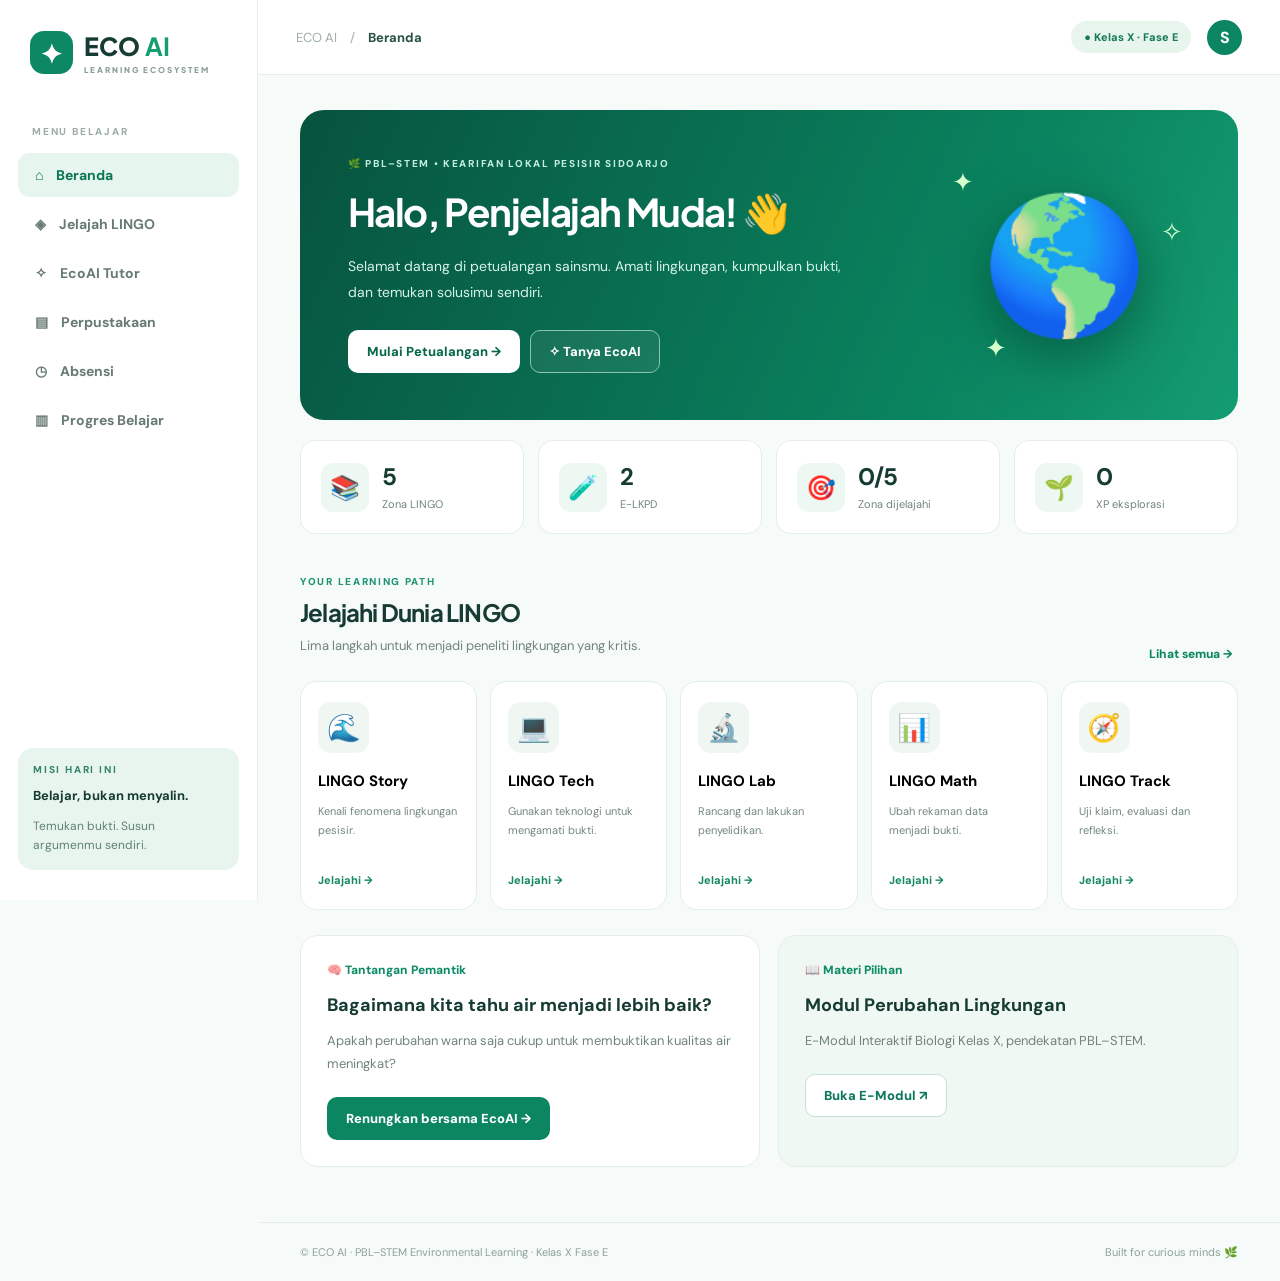
<file: index.html>
<!doctype html><html lang="id"><head><meta charset="utf-8"><meta name="viewport" content="width=device-width,initial-scale=1"><meta name="theme-color" content="#075b48"><title>ECO AI | PBL-STEM Learning</title><style>
@import url('https://fonts.googleapis.com/css2?family=DM+Sans:wght@400;500;600;700;800&family=Plus+Jakarta+Sans:wght@400;500;600;700;800&display=swap');:root{--ink:#163b32;--muted:#71847f;--green:#0b785b;--line:#e5eee9;--bg:#f6faf8;--soft:#edf7f2}*{box-sizing:border-box}body{margin:0;background:var(--bg);color:var(--ink);font-family:'DM Sans',Arial,sans-serif}button,input,select{font:inherit}button{cursor:pointer}a{text-decoration:none;color:inherit}.app{display:flex;min-height:100vh}.sidebar{width:258px;position:sticky;top:0;height:100vh;flex-shrink:0;background:#fff;border-right:1px solid var(--line);padding:30px 18px;display:flex;flex-direction:column;z-index:5}.brand{display:flex;align-items:center;gap:11px;font-family:'Plus Jakarta Sans',sans-serif;font-size:25px;font-weight:800;padding:0 12px}.brand b{color:#159d70}.brand small{display:block;letter-spacing:2px;color:#879d94;font-size:8px;margin-top:3px}.brandicon{display:grid;place-items:center;background:#0d8864;color:white;border-radius:14px;width:43px;height:43px;font-size:27px}.sidetitle,.tinylabel{font-size:10px;font-weight:800;letter-spacing:1.8px;color:#9bada6;margin:50px 14px 15px}nav{display:grid;gap:5px}.navitem{border:0;background:transparent;text-align:left;padding:13px 17px;color:#677b73;border-radius:12px;font-weight:700;font-size:14px;display:flex;align-items:center;gap:13px}.navitem.active,.navitem:hover{background:#e6f5ed;color:#087652}.sidebottom{margin-top:auto;background:#e8f5ee;border-radius:15px;padding:15px}.sidebottom .tinylabel{margin:0 0 8px;color:#348469}.sidebottom strong{font-size:13px}.sidebottom p{font-size:12px;color:#608276;line-height:1.6;margin-bottom:0}.main{min-width:0;flex:1}.topbar{height:75px;border-bottom:1px solid var(--line);background:#fff;display:flex;align-items:center;justify-content:space-between;padding:0 38px}.crumb{font-size:13px;color:#9eaea6}.crumb b{color:#275144}.crumb span{margin:0 10px}.topright{display:flex;align-items:center;gap:16px}.pill{font-size:11px;font-weight:800;background:#e8f5ed;color:#187b58;padding:9px 13px;border-radius:50px}.profile{border:0;border-radius:50%;background:#0c8562;color:white;width:35px;height:35px;font-weight:800}.iconbtn{display:none;border:0;background:transparent;font-size:21px}.content{max-width:1400px;margin:auto;padding:35px 42px 55px}.page{display:none}.page.active{display:block}.hero{background:linear-gradient(115deg,#07533f,#0a8560 72%,#159c72);border-radius:24px;min-height:310px;color:white;display:flex;align-items:center;justify-content:space-between;overflow:hidden;position:relative;padding:42px 48px}.heroText{position:relative;z-index:1;max-width:630px}.eyebrow,.overline{font-size:10px;font-weight:800;letter-spacing:1.7px}.eyebrow{color:#c2efdc}.hero h1{font-family:'Plus Jakarta Sans',sans-serif;font-size:clamp(28px,3vw,42px);letter-spacing:-1.6px;margin:17px 0}.hero p{color:#d6f3e5;max-width:520px;line-height:1.8;font-size:14px}.herobuttons{display:flex;gap:10px;margin-top:25px}.btn{border-radius:10px;padding:12px 18px;font-size:13px;font-weight:800;display:inline-flex;justify-content:center;align-items:center;border:1px solid transparent;transition:transform .2s,box-shadow .2s}.btn:hover{transform:translateY(-2px);box-shadow:0 5px 14px #0002}.btn.white{background:#fff;color:#07674b}.btn.ghost{border-color:#8ac4ad;color:#fff;background:#ffffff10}.btn.primary{background:#0b8661;color:#fff}.btn.outline{border-color:#c4e3d4;color:#0b785b;background:#fff}.heroArt{width:250px;height:220px;display:grid;place-items:center;position:relative}.orb{font-size:133px;filter:drop-shadow(0 16px 28px #00372888);animation:float 5s ease-in-out infinite}.spark{position:absolute;color:#d6ffce;font-size:26px;animation:twinkle 2s ease-in-out infinite}.s1{top:10px;left:12px}.s2{right:7px;top:60px}.s3{bottom:10px;left:45px}@keyframes float{50%{transform:translateY(-11px) rotate(4deg)}}@keyframes twinkle{50%{opacity:.35;transform:scale(.6)}}.stats{display:grid;grid-template-columns:repeat(4,1fr);gap:14px;margin:20px 0 35px}.stat{background:white;border:1px solid var(--line);border-radius:15px;padding:20px;display:flex;align-items:center;gap:13px}.stat>span{font-size:24px;background:#eef8f2;border-radius:12px;padding:9px}.stat b{font-size:24px;display:block}.stat small{font-size:11px;color:var(--muted)}.sectionheading{display:flex;align-items:end;justify-content:space-between;margin:26px 0 18px}.overline{color:#1c9471}.sectionheading h2,.pageintro h1{font-family:'Plus Jakarta Sans',sans-serif;letter-spacing:-.8px;margin:7px 0}.sectionheading p,.pageintro p{color:var(--muted);font-size:13px;line-height:1.8;margin:6px 0}.textlink{border:0;background:transparent;color:#07865f;font-size:12px;font-weight:800}.lingogrid{display:grid;grid-template-columns:repeat(5,minmax(0,1fr));gap:13px}.lingocard{border:1px solid var(--line);background:white;border-radius:17px;padding:20px 17px;text-align:left;transition:transform .2s,border-color .2s;min-width:0}.lingocard:hover{transform:translateY(-5px);border-color:#86c9a7}.lingocard .emoji{font-size:27px;background:#f0f7f2;border-radius:13px;width:51px;height:51px;display:grid;place-items:center}.lingocard h3{margin:18px 0 8px;font-size:15px}.lingocard p{font-size:11px;line-height:1.7;color:#738780;min-height:55px}.lingocard .go{color:#168963;font-weight:800;font-size:11px}.twocol{display:grid;grid-template-columns:1fr 1fr;gap:18px;margin-top:25px}.panel{border:1px solid var(--line);border-radius:18px;background:white;padding:26px}.paneltitle{font-size:12px;font-weight:800;color:#0d8b64}.panel h3{margin:15px 0 9px;font-size:18px}.panel p{font-size:13px;line-height:1.75;color:#70847a}.panel .btn{margin-top:8px}.resource{background:#f0f8f4}.pageintro{margin-bottom:26px}.journeygrid{display:grid;grid-template-columns:repeat(2,minmax(0,1fr));gap:18px}.journeycard{background:#fff;border:1px solid var(--line);padding:25px;border-radius:18px}.journeycard h2{margin:13px 0}.journeycard p{color:#687e74;font-size:13px;line-height:1.75}.journeycard .emoji{font-size:33px}.journeycard .mission{background:#f1f8f4;border-radius:12px;padding:15px;font-size:13px;line-height:1.7;margin:17px 0}.journeycard .actions{display:flex;gap:9px;flex-wrap:wrap}.chatlayout{display:grid;grid-template-columns:minmax(0,1fr) 245px;gap:17px}.chatbox{background:#fff;border:1px solid var(--line);border-radius:18px;overflow:hidden;display:flex;flex-direction:column;min-height:620px}.chathead{display:flex;align-items:center;gap:12px;border-bottom:1px solid var(--line);padding:17px 20px}.avatar{background:#e0f5e9;color:#0b8a5e;width:41px;height:41px;display:grid;place-items:center;border-radius:12px;font-size:25px}.chathead strong{display:block;font-size:13px}.chathead small{display:block;color:#0c9567;font-size:10px;margin-top:4px}.mode{margin-left:auto;font-size:9px;color:#0a8964;background:#e8f7ee;padding:8px;border-radius:9px;font-weight:800}.messages{flex:1;min-height:330px;max-height:440px;overflow:auto;padding:20px;display:flex;flex-direction:column;gap:14px;background:#fcfefd}.msg{max-width:85%;padding:13px 16px;border-radius:15px;font-size:13px;line-height:1.75;white-space:pre-line}.msg.bot{align-self:flex-start;background:#ecf7f0;color:#245546;border-bottom-left-radius:4px}.msg.user{align-self:flex-end;background:#0c815f;color:white;border-bottom-right-radius:4px}.suggestions{display:flex;flex-wrap:wrap;gap:7px;padding:10px 17px}.suggestions button{border:1px solid #d7eae0;border-radius:25px;background:white;color:#39735e;padding:8px 10px;font-size:11px}.chatinput{display:flex;gap:9px;padding:13px 17px;border-top:1px solid var(--line)}.chatinput input{flex:1;min-width:0;border:1px solid var(--line);border-radius:10px;padding:12px;outline:none}.chatinput input:focus{border-color:#17a573}.chatnote{padding:0 17px 14px;font-size:10px;color:#8b9c94}.chataside{display:grid;gap:14px;align-content:start}.chataside .panel{padding:20px}.chataside p{font-size:12px}.librarygrid{display:grid;grid-template-columns:repeat(3,1fr);gap:17px}.doccard{background:#fff;border:1px solid var(--line);border-radius:18px;padding:26px;display:flex;flex-direction:column;align-items:flex-start;min-height:290px}.docicon{font-size:35px;margin-bottom:16px}.doccard h3{font-size:17px}.doccard p{font-size:13px;color:#6f817a;line-height:1.7;flex:1}.notice{padding:15px 18px;background:#fff8e7;border:1px solid #f4e6bc;border-radius:11px;color:#7e6a3e;font-size:12px;line-height:1.7;margin-top:18px}.attendancepanel{max-width:540px;display:flex;flex-direction:column;gap:10px}.attendancepanel label{font-size:12px;font-weight:700;margin-top:8px}.attendancepanel input,.attendancepanel select{padding:12px;border-radius:9px;border:1px solid #d7e5dd;background:white}.attendancepanel .btn{margin-top:12px}.progressbar{height:13px;background:#e7f1ea;border-radius:50px;overflow:hidden;margin-top:25px}.progressbar div{height:100%;background:linear-gradient(90deg,#0d8e62,#78c88c);width:0;transition:width .4s}.progressitem{padding:14px 4px;border-bottom:1px solid var(--line);font-size:13px}footer{border-top:1px solid var(--line);padding:22px 42px;color:#8da299;font-size:11px;display:flex;justify-content:space-between;gap:10px}@media(max-width:1100px){.lingogrid{grid-template-columns:repeat(3,1fr)}.stats{grid-template-columns:repeat(2,1fr)}.heroArt{width:140px}.orb{font-size:100px}.chatlayout{grid-template-columns:1fr}.chataside{grid-template-columns:1fr 1fr}}@media(max-width:750px){.sidebar{position:fixed;transform:translateX(-100%);transition:transform .25s;box-shadow:10px 0 30px #0001}.sidebar.open{transform:translateX(0)}.iconbtn{display:block}.topbar{padding:0 18px;height:62px}.content{padding:22px 15px 45px}.hero{padding:29px 23px;min-height:300px}.heroArt{display:none}.hero h1{font-size:28px}.stats{gap:9px}.stat{padding:13px;gap:7px}.stat>span{font-size:18px;padding:6px}.stat b{font-size:20px}.lingogrid{grid-template-columns:repeat(2,minmax(0,1fr))}.twocol,.journeygrid,.librarygrid,.chataside{grid-template-columns:1fr}.lingocard{padding:15px}.lingocard p{min-height:70px}.pill{font-size:9px}.mode{display:none}footer{padding:20px;display:block}footer span{display:block;margin-top:5px}}@media(prefers-reduced-motion:reduce){*,*:before,*:after{animation:none!important;transition:none!important}}


/* E-LKPD integrated viewer: no new browser tab */
.lkpd-viewer[hidden]{display:none!important}.lkpd-viewer{position:fixed;inset:0;z-index:99999;background:#f5f9f7;display:flex;flex-direction:column}.lkpd-viewer-toolbar{height:62px;flex-shrink:0;display:flex;align-items:center;gap:18px;padding:9px 18px;background:#075b48;color:white;box-shadow:0 3px 14px #0002}.lkpd-back{border:1px solid #ffffff80;border-radius:10px;background:#ffffff1a;color:white;padding:10px 14px;font-weight:700;cursor:pointer}.lkpd-back:hover{background:#ffffff35}.lkpd-viewer-hint{margin-left:auto;font-size:12px;opacity:.82}#lkpdFrame{flex:1;width:100%;min-height:0;border:0;background:white}@media(max-width:600px){.lkpd-viewer-toolbar{height:auto;min-height:62px;flex-wrap:wrap;gap:8px;padding:10px}.lkpd-viewer-hint{display:none}.lkpd-viewer-toolbar strong{font-size:13px}}
</style>
<style id="ecoai-lkpd-navigation-v14">
/* v1.4: The viewer MUST stay hidden until a worksheet is opened. */
html body #lkpdViewer[hidden] { display: none !important; }
html body #lkpdViewer:not([hidden]) {
  display: flex !important;
  position: fixed !important;
  inset: 0 !important;
  z-index: 2147483000 !important;
  flex-direction: column !important;
  overflow: hidden !important;
}
html body #lkpdViewer .lkpd-viewer-toolbar {
  display: flex !important;
  visibility: visible !important;
  opacity: 1 !important;
  position: relative !important;
  z-index: 5 !important;
  flex: 0 0 auto !important;
  min-height: 64px !important;
  box-sizing: border-box !important;
  flex-wrap: wrap !important;
}
html body #lkpdViewer #lkpdBack {
  display: inline-flex !important;
  visibility: visible !important;
  opacity: 1 !important;
  align-items: center !important;
  justify-content: center !important;
  flex-shrink: 0 !important;
  min-height: 42px !important;
  position: relative !important;
  z-index: 6 !important;
  cursor: pointer !important;
}
html body #lkpdViewer #lkpdFrame {
  display: block !important;
  flex: 1 1 auto !important;
  min-height: 0 !important;
  width: 100% !important;
  border: 0 !important;
}
@media (max-width: 700px) {
  html body #lkpdViewer .lkpd-viewer-toolbar { padding: 8px 12px !important; }
  html body #lkpdViewer .lkpd-viewer-hint { display: none !important; }
}
</style>
</head><body>
<div class="app"><aside class="sidebar"><a class="brand" href="#home"><span class="brandicon">✦</span><span>ECO <b>AI</b><small>LEARNING ECOSYSTEM</small></span></a><div class="sidetitle">MENU BELAJAR</div><nav id="nav"><button class="navitem active" data-page="home">⌂ <span>Beranda</span></button><button class="navitem" data-page="journey">◈ <span>Jelajah LINGO</span></button><button class="navitem" data-page="assistant">✧ <span>EcoAI Tutor</span></button><button class="navitem" data-page="library">▤ <span>Perpustakaan</span></button><button class="navitem" data-page="attendance">◷ <span>Absensi</span></button><button class="navitem" data-page="progress">▥ <span>Progres Belajar</span></button></nav><div class="sidebottom"><div class="tinylabel">MISI HARI INI</div><strong>Belajar, bukan menyalin.</strong><p>Temukan bukti. Susun argumenmu sendiri.</p></div></aside>
<main class="main"><header class="topbar"><button id="menuToggle" class="iconbtn" aria-label="Buka menu">☰</button><span class="crumb">ECO AI <span>/</span> <b id="pageLabel">Beranda</b></span><div class="topright"><span class="pill">● Kelas X · Fase E</span><button class="profile" id="profileBtn" title="Atur nama">S</button></div></header><div class="content">
<section id="home" class="page active"><div class="hero"><div class="heroText"><div class="eyebrow">🌿 PBL–STEM • KEARIFAN LOKAL PESISIR SIDOARJO</div><h1>Halo, <span id="welcomeName">Penjelajah Muda</span>! <span class="wave">👋</span></h1><p>Selamat datang di petualangan sainsmu. Amati lingkungan, kumpulkan bukti, dan temukan solusimu sendiri.</p><div class="herobuttons"><button class="btn white" data-goto="journey">Mulai Petualangan →</button><button class="btn ghost" data-goto="assistant">✧ Tanya EcoAI</button></div></div><div class="heroArt" aria-hidden="true"><div class="orb">🌎</div><span class="spark s1">✦</span><span class="spark s2">✧</span><span class="spark s3">✦</span></div></div>
<div class="stats"><div class="stat"><span>📚</span><div><b>5</b><small>Zona LINGO</small></div></div><div class="stat"><span>🧪</span><div><b>2</b><small>E-LKPD</small></div></div><div class="stat"><span>🎯</span><div><b id="doneCount">0/5</b><small>Zona dijelajahi</small></div></div><div class="stat"><span>🌱</span><div><b id="xpCount">0</b><small>XP eksplorasi</small></div></div></div>
<div class="sectionheading"><div><span class="overline">YOUR LEARNING PATH</span><h2>Jelajahi Dunia LINGO</h2><p>Lima langkah untuk menjadi peneliti lingkungan yang kritis.</p></div><button class="textlink" data-goto="journey">Lihat semua →</button></div><div class="lingogrid" id="homeLingo"></div><div class="twocol"><article class="panel"><div class="paneltitle">🧠 Tantangan Pemantik</div><h3>Bagaimana kita tahu air menjadi lebih baik?</h3><p>Apakah perubahan warna saja cukup untuk membuktikan kualitas air meningkat?</p><button class="btn primary" id="challengeBtn">Renungkan bersama EcoAI →</button></article><article class="panel resource"><div class="paneltitle">📖 Materi Pilihan</div><h3>Modul Perubahan Lingkungan</h3><p>E-Modul Interaktif Biologi Kelas X, pendekatan PBL–STEM.</p><a class="btn outline" href="assets/docs/EModul.pdf" target="_blank" rel="noopener">Buka E-Modul ↗</a></article></div></section>
<section id="journey" class="page"><div class="pageintro"><span class="overline">THE LEARNING JOURNEY</span><h1>Jelajah LINGO 🌱</h1><p>Setiap zona punya misi berbeda. Pelajari petunjuknya, lalu tandai setelah kamu benar-benar menjelajahinya.</p></div><div class="journeygrid" id="journeyGrid"></div></section>
<section id="assistant" class="page"><div class="pageintro"><span class="overline">YOUR SCIENCE COMPANION</span><h1>✧ EcoAI Tutor</h1><p>Teman berpikir, bukan mesin jawaban. Tanyakan konsep, langkah penggunaan, atau minta petunjuk pengerjaan.</p></div><div class="chatlayout"><div class="chatbox"><div class="chathead"><div class="avatar">✧</div><div><strong>EcoAI · Learning Guide</strong><small>● Mode pendamping belajar aktif</small></div><span class="mode">GUIDED MODE</span></div><div id="messages" class="messages" aria-live="polite"></div><div class="suggestions" id="suggestions"></div><form id="chatForm" class="chatinput"><input id="question" autocomplete="off" maxlength="700" placeholder="Tanyakan sesuatu tentang pembelajaran..." aria-label="Pertanyaan untuk EcoAI" required><button class="btn primary" type="submit">Kirim ➤</button></form><div class="chatnote">Versi demonstrasi berbasis panduan terkurasi, belum tersambung ke model AI/API. Tidak mengirim percakapan ke server.</div></div><div class="chataside"><div class="panel"><div class="paneltitle">🛡️ Aturan EcoAI</div><p>✓ Jelaskan konsep dan navigasi</p><p>✓ Berikan langkah & contoh berbeda</p><p>✓ Bantu memeriksa proses</p><p>✕ Tidak memberi jawaban LKPD</p><p>✕ Tidak membuat data atau kesimpulan</p></div><div class="panel"><div class="paneltitle">📌 Rujukan utama</div><p>E-Modul PBL-STEM · E-LKPD 1 · E-LKPD 2</p><button class="textlink" data-goto="library">Buka referensi →</button></div></div></div></section>
<section id="library" class="page"><div class="pageintro"><span class="overline">KNOWLEDGE LIBRARY</span><h1>Perpustakaan Digital 📚</h1><p>Materi asli dan E-LKPD interaktif. Isi, simpan, cetak, dan ekspor jawaban langsung dari browser.</p></div><div class="librarygrid"><article class="doccard"><div class="docicon">📗</div><span class="overline">30 HALAMAN</span><h3>E-Modul Interaktif PBL-STEM</h3><p>Perubahan Lingkungan · Kearifan Lokal Pesisir Sidoarjo · Kelas X Fase E.</p><a class="btn primary" href="assets/docs/EModul.pdf" target="_blank" rel="noopener">Baca Modul ↗</a></article><article class="doccard"><div class="docicon">🧪</div><span class="overline">8 HALAMAN · INTERAKTIF</span><h3>E-LKPD 1</h3><p>Merancang dan Melaksanakan Penyelidikan Ecorem–EcoFilter.</p><button type="button" class="btn primary" data-lkpd="E-LKPD1.html">Kerjakan E-LKPD 1 →</button></article><article class="doccard"><div class="docicon">📈</div><span class="overline">7 HALAMAN · INTERAKTIF</span><h3>E-LKPD 2</h3><p>Dari Rekaman Data menjadi Bukti Ilmiah.</p><button type="button" class="btn primary" data-lkpd="E-LKPD2.html">Kerjakan E-LKPD 2 →</button></article></div><div class="notice">ℹ️ Dokumen proposal digunakan sebagai acuan desain pembelajaran internal, tidak dipublikasikan dalam website siswa.</div></section>
<section id="attendance" class="page"><div class="pageintro"><span class="overline">LEARNING CHECK-IN</span><h1>Absensi Pembelajaran 🗓️</h1><p>Check-in untuk sesi belajar. Pada versi awal, data hanya disimpan di browser perangkat ini.</p></div><div class="attendancepanel panel"><div class="paneltitle">📋 Identitas Belajar</div><label for="studentName">Nama siswa / nama panggilan</label><input id="studentName" placeholder="Masukkan nama" maxlength="60"><label for="studentClass">Kelas</label><select id="studentClass"><option value="X-A">X-A</option><option value="X-B">X-B</option><option value="X-C">X-C</option><option value="X-D">X-D</option><option value="X-Lainnya">X-Lainnya</option></select><label for="sessionSelect">Kegiatan</label><select id="sessionSelect"><option value="Pertemuan 1 - E-LKPD 1">Pertemuan 1 · E-LKPD 1</option><option value="Pertemuan 2 - E-LKPD 2">Pertemuan 2 · E-LKPD 2</option></select><button class="btn primary" id="checkIn">✓ Check-in Pembelajaran</button><div id="attendanceResult" class="notice" role="status">Belum ada check-in di perangkat ini.</div></div><div class="notice">⚠️ Ini hanya demo lokal, bukan absensi sekolah resmi. Absensi terverifikasi membutuhkan akun siswa, database, sesi dari guru, dan kontrol anti-duplikasi.</div></section>
<section id="progress" class="page"><div class="pageintro"><span class="overline">MY SCIENCE JOURNEY</span><h1>Progres Eksplorasi 🌟</h1><p>Rayakan proses berpikir dan eksplorasi, bukan sekadar jawaban benar.</p></div><div class="panel"><h2>Jejak Petualanganmu</h2><div class="progressbar"><div id="progressFill"></div></div><p id="progressLabel">0 dari 5 zona selesai</p><div id="progressList"></div><button class="btn outline" id="resetProgress">Ulangi Progres Lokal</button></div></section>
</div><footer>© ECO AI · PBL–STEM Environmental Learning · Kelas X Fase E <span>Built for curious minds 🌿</span></footer></main></div>
<div id="lkpdViewer" class="lkpd-viewer" hidden aria-label="Pembaca E-LKPD interaktif" role="region">
  <div class="lkpd-viewer-toolbar"><button id="lkpdBack" type="button" class="lkpd-back">← Kembali ke Perpustakaan</button><strong id="lkpdTitle">E-LKPD Interaktif</strong><span class="lkpd-viewer-hint">Jawaban tersimpan di browser ini</span></div>
  <iframe id="lkpdFrame" title="E-LKPD Interaktif" loading="eager" allow="clipboard-read; clipboard-write"></iframe>
</div>
<script>
'use strict';
const zones=[{id:'story',name:'LINGO Story',icon:'🌊',short:'Kenali fenomena lingkungan pesisir.',mission:'Amati hubungan aktivitas pengolahan kupang, udang, dan telur asin dengan limbah lokal. Tuliskan pertanyaan yang dapat diselidiki.',source:'E-Modul · LINGO Story'},{id:'tech',name:'LINGO Tech',icon:'💻',short:'Gunakan teknologi untuk mengamati bukti.',mission:'Kenali fungsi sensor pH, suhu, PLC, dan dashboard pemantauan. Catat data apa yang tersedia dan apa yang belum diketahui.',source:'E-Modul · LINGO Tech'},{id:'lab',name:'LINGO Lab',icon:'🔬',short:'Rancang dan lakukan penyelidikan.',mission:'Buka E-LKPD 1. Rumuskan masalah, variabel, dan prosedur sesuai petunjuk guru. Jangan mengarang komposisi atau hasil.',source:'E-LKPD 1 · hlm. 3–6'},{id:'math',name:'LINGO Math',icon:'📊',short:'Ubah rekaman data menjadi bukti.',mission:'Buka E-LKPD 2. Periksa kelengkapan pengukuran, lalu pelajari cara membuat tabel, menghitung perubahan, dan membaca grafik.',source:'E-LKPD 2 · hlm. 3–5'},{id:'track',name:'LINGO Track',icon:'🧭',short:'Uji klaim, evaluasi dan refleksi.',mission:'Bandingkan data antarpengulangan. Tanyakan apakah kesimpulan didukung bukti dan apa keterbatasan penyelidikan.',source:'E-LKPD 2 · hlm. 6–7'}];
const key='ecoai-v1-progress',namekey='ecoai-v1-name';const $=s=>document.querySelector(s);const all=s=>[...document.querySelectorAll(s)];let done=[];try{done=JSON.parse(localStorage.getItem(key)||'[]');if(!Array.isArray(done))done=[]}catch{done=[]}let name=localStorage.getItem(namekey)||'';
const escapeHTML=s=>String(s).replace(/[&<>"']/g,c=>({'&':'&amp;','<':'&lt;','>':'&gt;','"':'&quot;',"'":'&#39;'}[c]));
function update(){ $('#doneCount').textContent=done.length+'/5';$('#xpCount').textContent=String(done.length*50);$('#progressFill').style.width=(done.length/5*100)+'%';$('#progressLabel').textContent=`${done.length} dari 5 zona telah dijelajahi`;$('#progressList').innerHTML=zones.map(z=>`<div class="progressitem">${done.includes(z.id)?'✅':'◯'} ${z.name} ${done.includes(z.id)?'· telah dijelajahi':''}</div>`).join('');$('#welcomeName').textContent=name||'Penjelajah Muda';$('#studentName').value=name;}
function renderZones(){ $('#homeLingo').innerHTML=zones.map(z=>`<button class="lingocard" data-zone="${z.id}"><span class="emoji">${z.icon}</span><h3>${z.name}</h3><p>${z.short}</p><span class="go">Jelajahi →</span></button>`).join('');$('#journeyGrid').innerHTML=zones.map(z=>`<article class="journeycard" id="zone-${z.id}"><div class="emoji">${z.icon}</div><h2>${z.name}</h2><p>${z.short}</p><div class="mission"><b>🎯 Misi eksplorasi</b><br>${z.mission}<br><small>📖 ${z.source}</small></div><div class="actions"><button class="btn primary" data-ask="${z.id}">Tanya EcoAI →</button><button class="btn outline" data-complete="${z.id}">${done.includes(z.id)?'✓ Sudah dijelajahi':'Tandai dijelajahi'}</button></div></article>`).join('')}
const labels={home:'Beranda',journey:'Jelajah LINGO',assistant:'EcoAI Tutor',library:'Perpustakaan',attendance:'Absensi',progress:'Progres Belajar'};
function go(page){if(!labels[page])return;all('.page').forEach(e=>e.classList.toggle('active',e.id===page));all('.navitem').forEach(e=>e.classList.toggle('active',e.dataset.page===page));$('#pageLabel').textContent=labels[page];$('.sidebar').classList.remove('open');window.scrollTo({top:0,behavior:'smooth'});}
const guide={story:'LINGO Story mengajakmu mengamati aktivitas masyarakat pesisir Sidoarjo dan mengidentifikasi masalah perubahan lingkungan. Mulailah dengan pertanyaan: aktivitas mana yang menghasilkan limbah, dan bukti apa yang perlu dicari? Rujukan: E-Modul, bagian LINGO Story.',tech:'LINGO Tech membantu mengakses sumber digital, sensor, PLC, dan dashboard. Sensor merekam parameter seperti pH dan suhu; PLC digunakan untuk akuisisi data, bukan latihan pemrograman. Pastikan kamu mengetahui kanal dan waktu pengukurannya. Rujukan: E-Modul, LINGO Tech.',lab:'Pada E-LKPD 1, mulailah dari rumusan masalah, hipotesis, tujuan, variabel, dan parameter. Prosedur alat, komposisi bahan, dan keselamatan harus mengikuti persetujuan guru. Apa bagian rancanganmu yang masih membingungkan? Rujukan: E-LKPD 1, halaman 3–6.',math:'Pada E-LKPD 2, periksa waktu, kode kanal, satuan, data hilang, dan pengulangan sebelum menghitung. Rumus umum perubahan = nilai akhir − nilai awal. Persentase perubahan = (perubahan / nilai awal) × 100% jika nilai awal tidak nol. Contoh data ilustrasi 20 ke 22 menghasilkan 10%; gunakan data tugasmu sendiri dan periksa langkahnya. Rujukan: E-LKPD 2, halaman 3–5.',track:'Pada LINGO Track, bandingkan pola data antarkelompok dan antarpengulangan. Periksa konsistensi, keterbatasan pengukuran, dan kecukupan bukti. Saya tidak akan memilih perlakuan terbaik atau menyusun kesimpulan untukmu. Rujukan: E-LKPD 2, halaman 6–7.'};
function reply(q){let s=q.toLowerCase().trim();if(/(bunuh diri|menyakiti diri|darurat|kekerasan)/i.test(s))return 'Keselamatanmu penting. Jika kamu sedang dalam bahaya, segera hubungi orang dewasa tepercaya, guru, atau layanan darurat setempat. Kamu boleh menjelaskan apa yang terjadi agar saya bisa membantu mencari langkah aman.';if(/(jawaban|kerjakan|selesaikan|isi semua|langsung jawab|kunci|buatkan kesimpulan|buatkan hipotesis|mana yang paling efektif|grafik otomatis)/i.test(s))return 'Aku bisa membimbingmu, tetapi tidak memberikan jawaban akhir atau mengerjakan LKPD atas namamu. 🌱\n\n1. Tentukan bagian tugas dan data yang sudah kamu punya.\n2. Pilih konsep atau parameter yang perlu diperiksa.\n3. Susun jawaban awal dengan alasan dan bukti.\n4. Kirim langkahmu, nanti kita periksa bersama.\n\nBagian E-LKPD atau LINGO mana yang sedang kamu kerjakan?';if(/(absen|check.in|kehadiran)/i.test(s))return 'Untuk check-in, buka menu Absensi, masukkan nama, pilih kelas dan kegiatan, lalu klik Check-in Pembelajaran. Catatan: ini masih demo lokal di browser, belum tercatat di sistem guru.';if(/(cara|bagaimana|buka|tombol|fitur|navigasi|halaman|gunakan)/i.test(s)&&/(modul|pdf|lkpd|fitur|tombol|halaman|navigasi|buka|website|dashboard)/i.test(s))return 'Langkah menggunakan ECO AI:\n1. Pilih Jelajah LINGO untuk melihat lima tahap pembelajaran.\n2. Buka Perpustakaan untuk membaca E-Modul atau E-LKPD.\n3. Kembali ke EcoAI Tutor untuk meminta petunjuk sesuai bagian yang kamu pelajari.\n4. Tandai zona yang sudah dijelajahi di menu Jelajah LINGO.\n\nJika yang kamu maksud fitur tertentu, sebutkan nama fitur atau halaman agar aku bisa memberi petunjuk lebih tepat.';if(/(persen|persentase|selisih|grafik|tabel|hitung|data|ph|suhu|pengulangan)/i.test(s))return guide.math;if(/(sensor|plc|teknologi|monitoring|dashboard|kanal)/i.test(s))return guide.tech;if(/(ecorem|pellet|ecofilter|penyelidikan|variabel|hipotesis|percobaan|alat|bahan|lab)/i.test(s))return guide.lab;if(/(bukti|evaluasi|efektivitas|kesimpulan|refleksi|track)/i.test(s))return guide.track;if(/(pesisir|sidoarjo|kupang|udang|telur asin|pencemaran|lingkungan|limbah|biologi|story|kearifan lokal)/i.test(s))return guide.story;if(/(lingo|materi|belajar|lkpd|modul)/i.test(s))return 'ECO AI berfokus pada Biologi Kelas X Fase E, materi Perubahan Lingkungan berbasis PBL-STEM dan pesisir Sidoarjo. Ada lima tahap: Story → Tech → Lab → Math → Track. Sebutkan tahap yang ingin kamu pelajari, dan aku akan memberi petunjuk bertahap.';return 'Pertanyaan itu belum dapat aku hubungkan dengan materi E-Modul PBL-STEM atau fitur ECO AI. Aku khusus membantu Perubahan Lingkungan, LINGO Story/Tech/Lab/Math/Track, E-LKPD, dan penggunaan platform. Coba tanyakan salah satu topik tersebut ya. 🌿';}
function message(role,t){const div=document.createElement('div');div.className='msg '+role;div.textContent=t;$('#messages').appendChild(div);$('#messages').scrollTop=$('#messages').scrollHeight;}
function ask(q){go('assistant');message('user',q);message('bot',reply(q));}
$('#messages').innerHTML='';message('bot','Halo, Penjelajah Muda! 🌱 Aku EcoAI, teman belajarmu. Aku akan membantu memahami konsep, navigasi, dan proses penyelidikan—tanpa memberikan jawaban tugasmu. Apa yang ingin kamu jelajahi?');$('#suggestions').innerHTML=['Cara mengerjakan E-LKPD 1','Apa fungsi LINGO Math?','Bagaimana memakai sensor PLC?','Tolong jawab semua soal'].map(t=>`<button type="button">${t}</button>`).join('');$('#suggestions').addEventListener('click',e=>{if(e.target.matches('button'))ask(e.target.textContent)});
$('#chatForm').addEventListener('submit',e=>{e.preventDefault();const q=$('#question').value.trim();if(q){ask(q);$('#question').value=''}});
document.addEventListener('click',e=>{const target=e.target.closest('[data-page],[data-goto],[data-zone],[data-ask],[data-complete]');if(!target)return;if(target.dataset.page)go(target.dataset.page);if(target.dataset.goto)go(target.dataset.goto);if(target.dataset.zone){go('journey');document.getElementById('zone-'+target.dataset.zone)?.scrollIntoView({behavior:'smooth',block:'center'})}if(target.dataset.ask)ask('Bimbing saya belajar '+zones.find(z=>z.id===target.dataset.ask).name);if(target.dataset.complete){const id=target.dataset.complete;if(!done.includes(id))done.push(id);else done=done.filter(x=>x!==id);localStorage.setItem(key,JSON.stringify(done));renderZones();update()}});
$('#challengeBtn').addEventListener('click',()=>ask('Bagaimana kita tahu kualitas air membaik berdasarkan bukti?'));$('#menuToggle').addEventListener('click',()=>$('.sidebar').classList.toggle('open'));$('#profileBtn').addEventListener('click',()=>{const v=prompt('Nama panggilan siswa:',name);if(v!==null){name=v.trim().slice(0,60);localStorage.setItem(namekey,name);update()}});
$('#checkIn').addEventListener('click',()=>{const n=$('#studentName').value.trim();if(!n){$('#attendanceResult').textContent='Masukkan nama terlebih dahulu.';return}name=n;localStorage.setItem(namekey,name);const rec={name:n,kelas:$('#studentClass').value,sesi:$('#sessionSelect').value,at:new Date().toLocaleString('id-ID')};localStorage.setItem('ecoai-v1-checkin',JSON.stringify(rec));showAttendance();update()});function showAttendance(){try{const r=JSON.parse(localStorage.getItem('ecoai-v1-checkin')||'null');if(r)$('#attendanceResult').textContent=`✓ Check-in lokal: ${r.name} · ${r.kelas} · ${r.sesi} · ${r.at} (hanya perangkat ini)`}catch{}}
$('#resetProgress').addEventListener('click',()=>{if(confirm('Ulangi seluruh progres lokal?')){done=[];localStorage.removeItem(key);renderZones();update()}});renderZones();update();showAttendance();


// Embedded E-LKPD navigation. Preserve the existing dashboard and learning logic.
(()=>{
 const viewer=document.getElementById('lkpdViewer');
 const frame=document.getElementById('lkpdFrame');
 const title=document.getElementById('lkpdTitle');
 const back=document.getElementById('lkpdBack');
 let previousFocus=null;
 function openLKPD(file){
   if(!/^E-LKPD[12]\.html$/.test(file))return;
   previousFocus=document.activeElement;
   title.textContent=file==='E-LKPD1.html'?'E-LKPD 1 — Penyelidikan':'E-LKPD 2 — Analisis Data';
   frame.src='./'+file;
   viewer.hidden=false;
   document.body.style.overflow='hidden';
   back.focus();
 }
 function closeLKPD(){
   viewer.hidden=true;
   frame.removeAttribute('src');
   document.body.style.overflow='';
   if(previousFocus&&typeof previousFocus.focus==='function')previousFocus.focus();
 }
 document.addEventListener('click',e=>{const el=e.target.closest('[data-lkpd]');if(el){e.preventDefault();openLKPD(el.dataset.lkpd);}});
 back.addEventListener('click',closeLKPD);
 document.addEventListener('keydown',e=>{if(e.key==='Escape'&&!viewer.hidden)closeLKPD();});
})();
</script></body></html>
</file>
